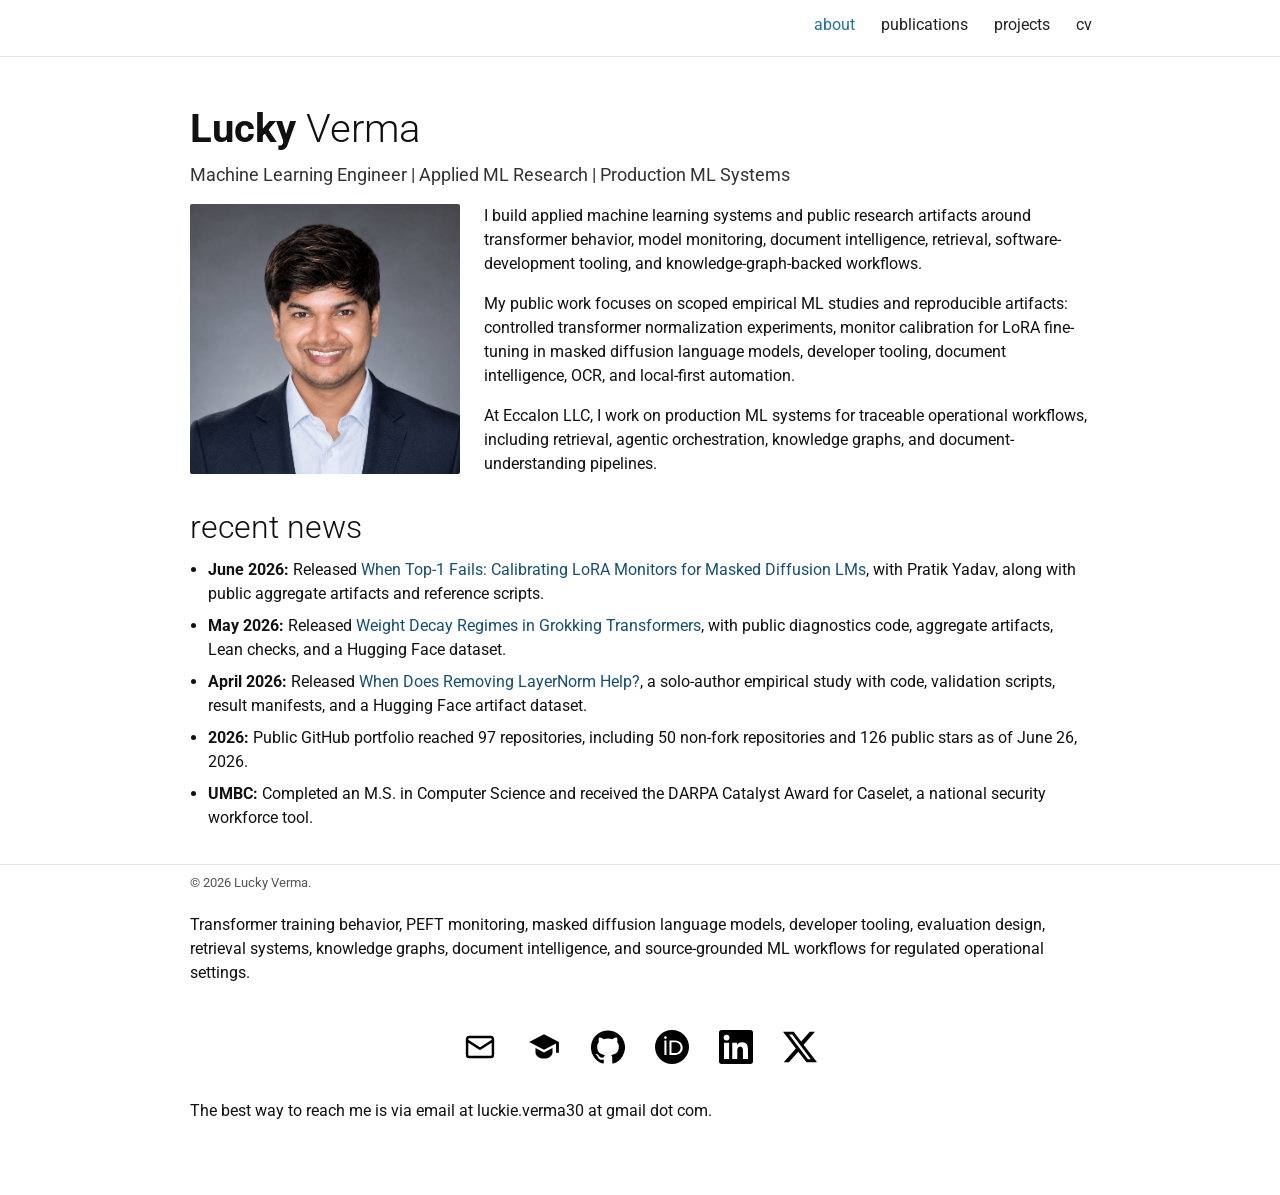
<file: index.html>
<!doctype html>
<html lang="en">
  <head>
    <meta charset="utf-8">
    <meta name="viewport" content="width=device-width, initial-scale=1">
    <title>Lucky Verma | Machine Learning Engineer and Applied ML Researcher</title>
    <meta name="description" content="Lucky Verma is a Machine Learning Engineer working on applied ML research, production ML systems, transformer behavior, developer tooling, document intelligence, RAG, and knowledge graphs.">
    <meta name="author" content="Lucky Verma">
    <meta name="robots" content="index, follow, max-image-preview:large">
    <link rel="canonical" href="https://luckyverma.com/">
    <link rel="me" href="https://github.com/lucky-verma">
    <link rel="me" href="https://www.linkedin.com/in/lucky-verma/">
    <link rel="me" href="https://orcid.org/0009-0008-2884-1051">
    <link rel="me" href="https://scholar.google.com/scholar?q=%22Lucky+Verma%22+machine+learning">
    <link rel="me" href="https://x.com/luckieverma">
    <meta property="og:title" content="Lucky Verma | Machine Learning Engineer">
    <meta property="og:description" content="Applied ML research, production ML systems, transformer behavior, developer tooling, document intelligence, RAG, and knowledge graphs.">
    <meta property="og:image" content="https://luckyverma.com/images/profile.png">
    <meta property="og:image:alt" content="Lucky Verma headshot">
    <meta property="og:url" content="https://luckyverma.com/">
    <meta property="og:type" content="profile">
    <meta property="og:site_name" content="Lucky Verma">
    <meta name="twitter:card" content="summary">
    <meta name="twitter:title" content="Lucky Verma | Machine Learning Engineer">
    <meta name="twitter:description" content="Applied ML research, production ML systems, developer tooling, document intelligence, RAG, and knowledge graphs.">
    <meta name="twitter:image" content="https://luckyverma.com/images/profile.png">
    <link rel="preconnect" href="https://fonts.googleapis.com">
    <link rel="preconnect" href="https://fonts.gstatic.com" crossorigin>
    <link href="https://fonts.googleapis.com/css2?family=Roboto:wght@300;400;500;700&display=swap" rel="stylesheet">
    <link rel="icon" href="/favicon.svg" type="image/svg+xml">
    <link rel="apple-touch-icon" href="/images/apple-touch-icon-180x180.png">
    <link rel="manifest" href="/images/manifest.json">
    <link rel="sitemap" href="/sitemap.xml" type="application/xml">
    <link rel="llms" href="/llms.txt" type="text/plain">
    <link rel="stylesheet" href="/styles.css?v=20260626b">
    <script type="application/ld+json">
      {
        "@context": "https://schema.org",
        "@graph": [
          {
            "@type": "WebSite",
            "@id": "https://luckyverma.com/#website",
            "name": "Lucky Verma",
            "url": "https://luckyverma.com/",
            "inLanguage": "en-US",
            "description": "Public website for Lucky Verma, Machine Learning Engineer and applied ML researcher.",
            "publisher": {
              "@id": "https://luckyverma.com/#person"
            }
          },
          {
            "@type": "Person",
            "@id": "https://luckyverma.com/#person",
            "name": "Lucky Verma",
            "givenName": "Lucky",
            "familyName": "Verma",
            "jobTitle": "Machine Learning Engineer",
            "url": "https://luckyverma.com/",
            "image": "https://luckyverma.com/images/profile.png",
            "email": "mailto:luckie.verma30@gmail.com",
            "worksFor": {
              "@type": "Organization",
              "name": "Eccalon LLC"
            },
            "alumniOf": {
              "@type": "CollegeOrUniversity",
              "name": "University of Maryland, Baltimore County"
            },
            "sameAs": [
              "https://github.com/lucky-verma",
              "https://www.linkedin.com/in/lucky-verma/",
              "https://orcid.org/0009-0008-2884-1051",
              "https://scholar.google.com/scholar?q=%22Lucky+Verma%22+machine+learning",
              "https://x.com/luckieverma"
            ],
            "knowsAbout": [
              "Machine Learning",
              "Applied ML Research",
              "Production ML Systems",
              "Developer Tooling",
              "Transformer Models",
              "Masked Diffusion Language Models",
              "LoRA",
              "Retrieval-Augmented Generation",
              "Knowledge Graphs",
              "Document Intelligence",
              "Developer Tooling"
            ],
            "subjectOf": [
              {
                "@type": "ScholarlyArticle",
                "name": "When Top-1 Fails: Calibrating LoRA Monitors for Masked Diffusion LMs",
                "url": "https://arxiv.org/abs/2606.24119",
                "identifier": "https://doi.org/10.48550/arXiv.2606.24119"
              },
              {
                "@type": "ScholarlyArticle",
                "name": "Weight Decay Regimes in Grokking Transformers: Cheap Online Diagnostics",
                "url": "https://arxiv.org/abs/2605.20441",
                "identifier": "https://doi.org/10.48550/arXiv.2605.20441"
              },
              {
                "@type": "ScholarlyArticle",
                "name": "When Does Removing LayerNorm Help? Activation Bounding as a Regime-Dependent Implicit Regularizer",
                "url": "https://arxiv.org/abs/2604.23434",
                "identifier": "https://doi.org/10.48550/arXiv.2604.23434"
              }
            ]
          }
        ]
      }
    </script>
  </head>
  <body class="home">
    <nav class="navbar" aria-label="Primary navigation">
      <div class="nav-inner">
        <a class="brand" href="/">Lucky Verma</a>
        <ul class="nav-links">
          <li><a href="/" aria-current="page">about</a></li>
          <li><a href="/publications/">publications</a></li>
          <li><a href="/projects/">projects</a></li>
          <li><a href="/cv/">cv</a></li>
        </ul>
      </div>
    </nav>

    <main class="container">
      <header class="page-header">
        <h1><span class="font-weight-bold">Lucky</span> Verma</h1>
        <p class="subtitle">Machine Learning Engineer | Applied ML Research | Production ML Systems</p>
      </header>

      <article class="intro">
        <img class="profile-photo" src="/images/profile.png" alt="Lucky Verma headshot" width="270" height="270">

        <p>I build applied machine learning systems and public research artifacts around transformer behavior, model monitoring, document intelligence, retrieval, software-development tooling, and knowledge-graph-backed workflows.</p>

        <p>My public work focuses on scoped empirical ML studies and reproducible artifacts: controlled transformer normalization experiments, monitor calibration for LoRA fine-tuning in masked diffusion language models, developer tooling, document intelligence, OCR, and local-first automation.</p>

        <p>At Eccalon LLC, I work on production ML systems for traceable operational workflows, including retrieval, agentic orchestration, knowledge graphs, and document-understanding pipelines.</p>

        <h2>recent news</h2>
        <ul class="news-list">
          <li><strong>June 2026:</strong> Released <a href="https://arxiv.org/abs/2606.24119">When Top-1 Fails: Calibrating LoRA Monitors for Masked Diffusion LMs</a>, with Pratik Yadav, along with public aggregate artifacts and reference scripts.</li>
          <li><strong>May 2026:</strong> Released <a href="https://arxiv.org/abs/2605.20441">Weight Decay Regimes in Grokking Transformers</a>, with public diagnostics code, aggregate artifacts, Lean checks, and a Hugging Face dataset.</li>
          <li><strong>April 2026:</strong> Released <a href="https://arxiv.org/abs/2604.23434">When Does Removing LayerNorm Help?</a>, a solo-author empirical study with code, validation scripts, result manifests, and a Hugging Face artifact dataset.</li>
          <li><strong>2026:</strong> Public GitHub portfolio reached 97 repositories, including 50 non-fork repositories and 126 public stars as of June 26, 2026.</li>
          <li><strong>UMBC:</strong> Completed an M.S. in Computer Science and received the DARPA Catalyst Award for Caselet, a national security workforce tool.</li>
        </ul>

        <h2>research interests</h2>
        <p>Transformer training behavior, PEFT monitoring, masked diffusion language models, developer tooling, evaluation design, retrieval systems, knowledge graphs, document intelligence, and source-grounded ML workflows for regulated operational settings.</p>

        <div class="social-icons" aria-label="Profile links">
          <a href="mailto:luckie.verma30@gmail.com" title="email">
            <svg viewBox="0 0 24 24" aria-hidden="true"><path d="M2 6.5A2.5 2.5 0 0 1 4.5 4h15A2.5 2.5 0 0 1 22 6.5v11A2.5 2.5 0 0 1 19.5 20h-15A2.5 2.5 0 0 1 2 17.5v-11Zm2.5-.75a.75.75 0 0 0-.75.75v.36L12 12.2l8.25-5.34V6.5a.75.75 0 0 0-.75-.75h-15Zm15.75 3.2-7.43 4.8a1.5 1.5 0 0 1-1.64 0l-7.43-4.8v8.55c0 .41.34.75.75.75h15c.41 0 .75-.34.75-.75V8.95Z"/></svg>
            <span class="sr-only">email</span>
          </a>
          <a href="https://scholar.google.com/scholar?q=%22Lucky+Verma%22+machine+learning" title="Google Scholar" rel="external noopener" target="_blank">
            <svg viewBox="0 0 24 24" aria-hidden="true"><path d="M12 3 1.5 8.5 12 14l8.5-4.45V16h2V8.5L12 3Zm-6 9.7V16c0 2.3 3.1 4.2 6 4.2s6-1.9 6-4.2v-3.3l-6 3.15-6-3.15Z"/></svg>
            <span class="sr-only">Google Scholar</span>
          </a>
          <a href="https://github.com/lucky-verma" title="GitHub" rel="me external noopener" target="_blank">
            <svg viewBox="0 0 24 24" aria-hidden="true"><path d="M12 .3a12 12 0 0 0-3.79 23.39c.6.11.82-.26.82-.58v-2.24c-3.34.73-4.04-1.42-4.04-1.42-.55-1.39-1.33-1.76-1.33-1.76-1.09-.74.08-.73.08-.73 1.2.08 1.84 1.24 1.84 1.24 1.07 1.83 2.81 1.3 3.49.99.11-.77.42-1.3.76-1.6-2.67-.31-5.47-1.34-5.47-5.93 0-1.31.47-2.38 1.24-3.22-.12-.3-.54-1.52.12-3.18 0 0 1.01-.32 3.3 1.23a11.5 11.5 0 0 1 6 0c2.29-1.55 3.3-1.23 3.3-1.23.65 1.66.24 2.88.12 3.18.77.84 1.23 1.91 1.23 3.22 0 4.61-2.81 5.62-5.48 5.92.43.37.82 1.1.82 2.22v3.29c0 .32.22.7.83.58A12 12 0 0 0 12 .3Z"/></svg>
            <span class="sr-only">GitHub</span>
          </a>
          <a href="https://orcid.org/0009-0008-2884-1051" title="ORCID" rel="me external noopener" target="_blank">
            <svg viewBox="0 0 24 24" aria-hidden="true"><path d="M12 0a12 12 0 1 0 0 24 12 12 0 0 0 0-24ZM7.37 4.38a.95.95 0 1 1 0 1.9.95.95 0 0 1 0-1.9Zm-.72 3.04h1.44v10.2H6.65V7.42Zm3.56 0h3.9c3.78 0 5.44 2.7 5.44 5.1 0 2.62-2.04 5.1-5.43 5.1h-3.91V7.42Zm1.44 1.3v7.6h2.3c3.33 0 4.11-2.53 4.11-3.8 0-2.07-1.32-3.8-4.18-3.8h-2.23Z"/></svg>
            <span class="sr-only">ORCID</span>
          </a>
          <a href="https://www.linkedin.com/in/lucky-verma/" title="LinkedIn" rel="me external noopener" target="_blank">
            <svg viewBox="0 0 24 24" aria-hidden="true"><path d="M20.45 20.45h-3.55v-5.57c0-1.33-.03-3.04-1.85-3.04-1.85 0-2.14 1.45-2.14 2.94v5.67H9.35V9h3.41v1.56h.05c.48-.9 1.64-1.85 3.37-1.85 3.6 0 4.27 2.37 4.27 5.46v6.28ZM5.34 7.43a2.06 2.06 0 1 1 0-4.13 2.06 2.06 0 0 1 0 4.13Zm1.78 13.02H3.56V9h3.56v11.45ZM22.23 0H1.77C.79 0 0 .77 0 1.73v20.54C0 23.23.79 24 1.77 24h20.46c.98 0 1.77-.77 1.77-1.73V1.73C24 .77 23.2 0 22.23 0Z"/></svg>
            <span class="sr-only">LinkedIn</span>
          </a>
          <a href="https://x.com/luckieverma" title="X" rel="me external noopener" target="_blank">
            <svg viewBox="0 0 24 24" aria-hidden="true"><path d="M18.9 1.15h3.68l-8.04 9.19L24 22.85h-7.41l-5.8-7.58-6.64 7.58H.47l8.6-9.83L0 1.15h7.59l5.24 6.93 6.07-6.93Zm-1.29 19.5h2.04L6.49 3.24H4.3l13.31 17.41Z"/></svg>
            <span class="sr-only">X</span>
          </a>
        </div>

        <p class="contact-line">The best way to reach me is via email at luckie.verma30 at gmail dot com.</p>
      </article>
    </main>

    <footer class="footer">
      <div class="footer-inner">&copy; 2026 Lucky Verma.</div>
    </footer>
  </body>
</html>
</file>
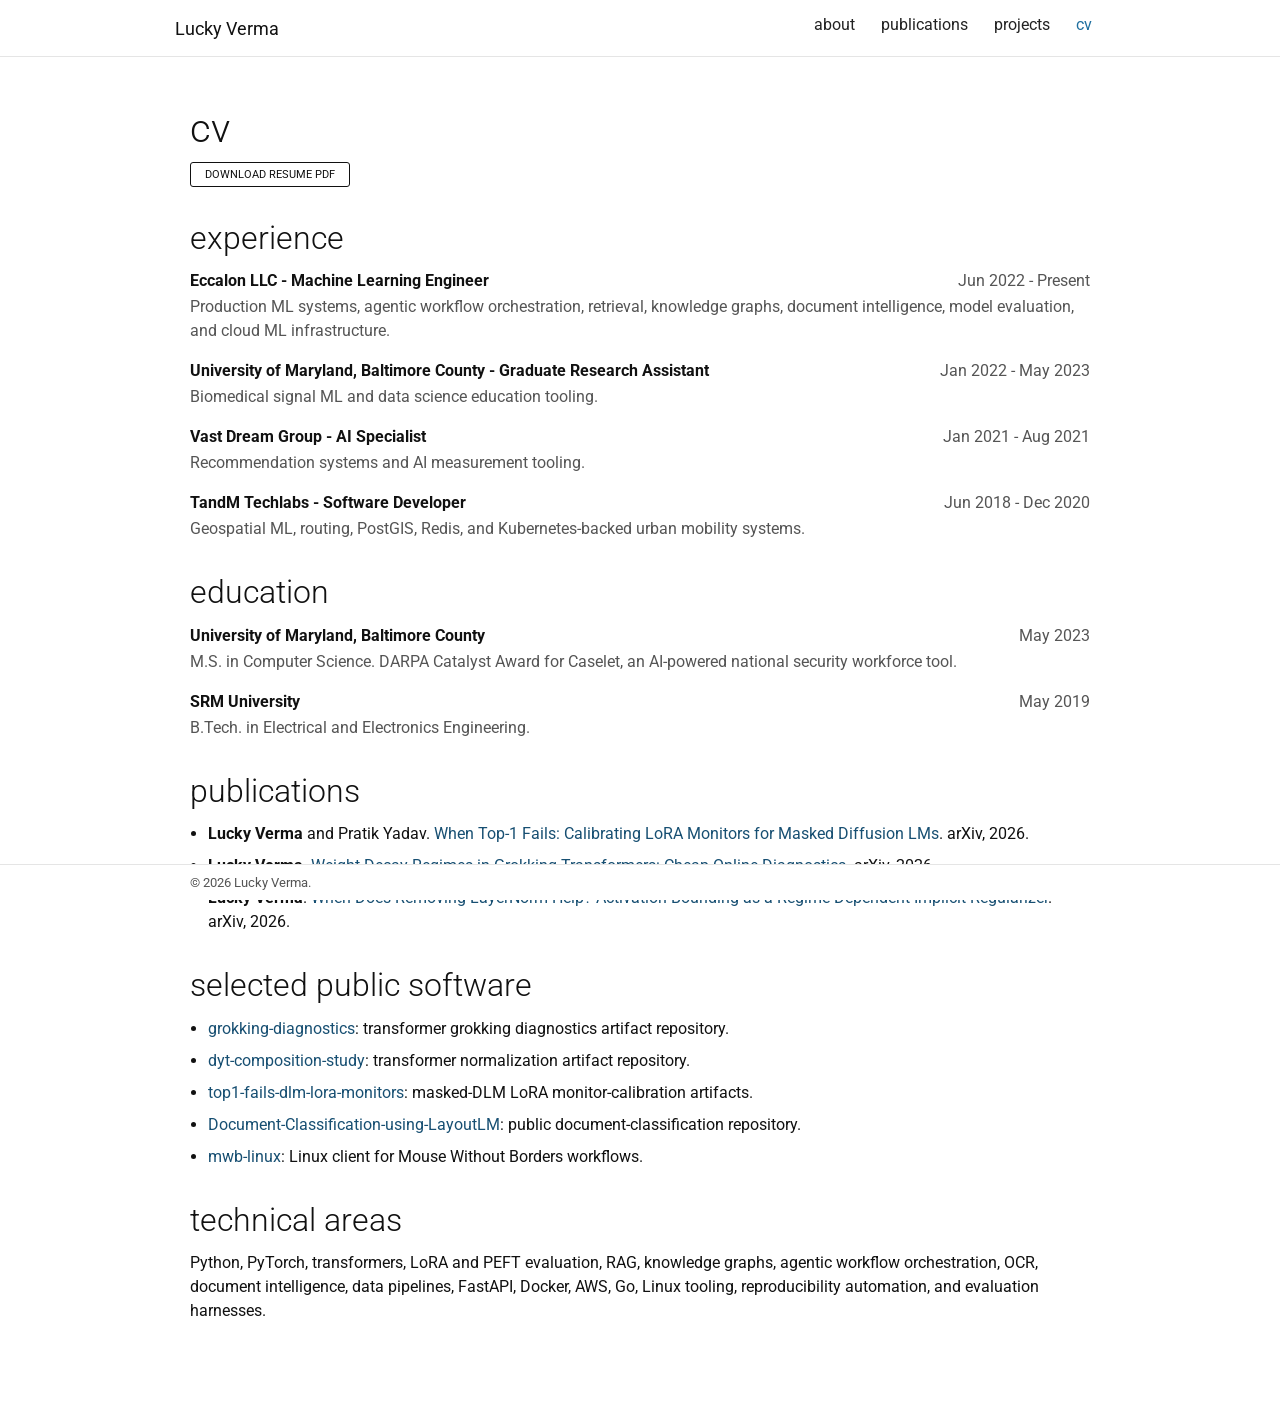
<file: cv/index.html>
<!doctype html>
<html lang="en">
  <head>
    <meta charset="utf-8">
    <meta name="viewport" content="width=device-width, initial-scale=1">
    <title>CV | Lucky Verma</title>
    <meta name="description" content="CV for Lucky Verma, Machine Learning Engineer focused on applied ML research, production ML systems, developer tooling, document intelligence, RAG, and knowledge graphs.">
    <meta name="author" content="Lucky Verma">
    <meta name="robots" content="index, follow, max-image-preview:large">
    <link rel="canonical" href="https://luckyverma.com/cv/">
    <meta property="og:title" content="CV | Lucky Verma">
    <meta property="og:description" content="CV for Lucky Verma, Machine Learning Engineer and applied ML researcher.">
    <meta property="og:image" content="https://luckyverma.com/images/profile.png">
    <meta property="og:url" content="https://luckyverma.com/cv/">
    <meta property="og:type" content="profile">
    <meta name="twitter:card" content="summary">
    <link rel="preconnect" href="https://fonts.googleapis.com">
    <link rel="preconnect" href="https://fonts.gstatic.com" crossorigin>
    <link href="https://fonts.googleapis.com/css2?family=Roboto:wght@300;400;500;700&display=swap" rel="stylesheet">
    <link rel="icon" href="/favicon.svg" type="image/svg+xml">
    <link rel="apple-touch-icon" href="/images/apple-touch-icon-180x180.png">
    <link rel="manifest" href="/images/manifest.json">
    <link rel="llms" href="/llms.txt" type="text/plain">
    <link rel="stylesheet" href="/styles.css?v=20260626b">
  </head>
  <body>
    <nav class="navbar" aria-label="Primary navigation">
      <div class="nav-inner">
        <a class="brand" href="/">Lucky Verma</a>
        <ul class="nav-links">
          <li><a href="/">about</a></li>
          <li><a href="/publications/">publications</a></li>
          <li><a href="/projects/">projects</a></li>
          <li><a href="/cv/" aria-current="page">cv</a></li>
        </ul>
      </div>
    </nav>

    <main class="container">
      <header class="page-header">
        <h1>cv</h1>
        <p><a class="btn" href="/Lucky_Verma_Resume.pdf">download resume pdf</a></p>
      </header>

      <article>
        <section class="cv-section">
          <h2>experience</h2>
          <div class="cv-item">
            <header><strong>Eccalon LLC - Machine Learning Engineer</strong><time>Jun 2022 - Present</time></header>
            <p class="muted">Production ML systems, agentic workflow orchestration, retrieval, knowledge graphs, document intelligence, model evaluation, and cloud ML infrastructure.</p>
          </div>
          <div class="cv-item">
            <header><strong>University of Maryland, Baltimore County - Graduate Research Assistant</strong><time>Jan 2022 - May 2023</time></header>
            <p class="muted">Biomedical signal ML and data science education tooling.</p>
          </div>
          <div class="cv-item">
            <header><strong>Vast Dream Group - AI Specialist</strong><time>Jan 2021 - Aug 2021</time></header>
            <p class="muted">Recommendation systems and AI measurement tooling.</p>
          </div>
          <div class="cv-item">
            <header><strong>TandM Techlabs - Software Developer</strong><time>Jun 2018 - Dec 2020</time></header>
            <p class="muted">Geospatial ML, routing, PostGIS, Redis, and Kubernetes-backed urban mobility systems.</p>
          </div>
        </section>

        <section class="cv-section">
          <h2>education</h2>
          <div class="cv-item">
            <header><strong>University of Maryland, Baltimore County</strong><time>May 2023</time></header>
            <p class="muted">M.S. in Computer Science. DARPA Catalyst Award for Caselet, an AI-powered national security workforce tool.</p>
          </div>
          <div class="cv-item">
            <header><strong>SRM University</strong><time>May 2019</time></header>
            <p class="muted">B.Tech. in Electrical and Electronics Engineering.</p>
          </div>
        </section>

        <section class="cv-section">
          <h2>publications</h2>
          <ul>
            <li><strong>Lucky Verma</strong> and Pratik Yadav. <a href="https://arxiv.org/abs/2606.24119">When Top-1 Fails: Calibrating LoRA Monitors for Masked Diffusion LMs</a>. arXiv, 2026.</li>
            <li><strong>Lucky Verma</strong>. <a href="https://arxiv.org/abs/2605.20441">Weight Decay Regimes in Grokking Transformers: Cheap Online Diagnostics</a>. arXiv, 2026.</li>
            <li><strong>Lucky Verma</strong>. <a href="https://arxiv.org/abs/2604.23434">When Does Removing LayerNorm Help? Activation Bounding as a Regime-Dependent Implicit Regularizer</a>. arXiv, 2026.</li>
          </ul>
        </section>

        <section class="cv-section">
          <h2>selected public software</h2>
          <ul>
            <li><a href="https://github.com/lucky-verma/grokking-diagnostics">grokking-diagnostics</a>: transformer grokking diagnostics artifact repository.</li>
            <li><a href="https://github.com/lucky-verma/dyt-composition-study">dyt-composition-study</a>: transformer normalization artifact repository.</li>
            <li><a href="https://github.com/lucky-verma/top1-fails-dlm-lora-monitors">top1-fails-dlm-lora-monitors</a>: masked-DLM LoRA monitor-calibration artifacts.</li>
            <li><a href="https://github.com/lucky-verma/Document-Classification-using-LayoutLM">Document-Classification-using-LayoutLM</a>: public document-classification repository.</li>
            <li><a href="https://github.com/lucky-verma/mwb-linux">mwb-linux</a>: Linux client for Mouse Without Borders workflows.</li>
          </ul>
        </section>

        <section class="cv-section">
          <h2>technical areas</h2>
          <p>Python, PyTorch, transformers, LoRA and PEFT evaluation, RAG, knowledge graphs, agentic workflow orchestration, OCR, document intelligence, data pipelines, FastAPI, Docker, AWS, Go, Linux tooling, reproducibility automation, and evaluation harnesses.</p>
        </section>
      </article>
    </main>

    <footer class="footer">
      <div class="footer-inner">&copy; 2026 Lucky Verma.</div>
    </footer>
  </body>
</html>
</file>
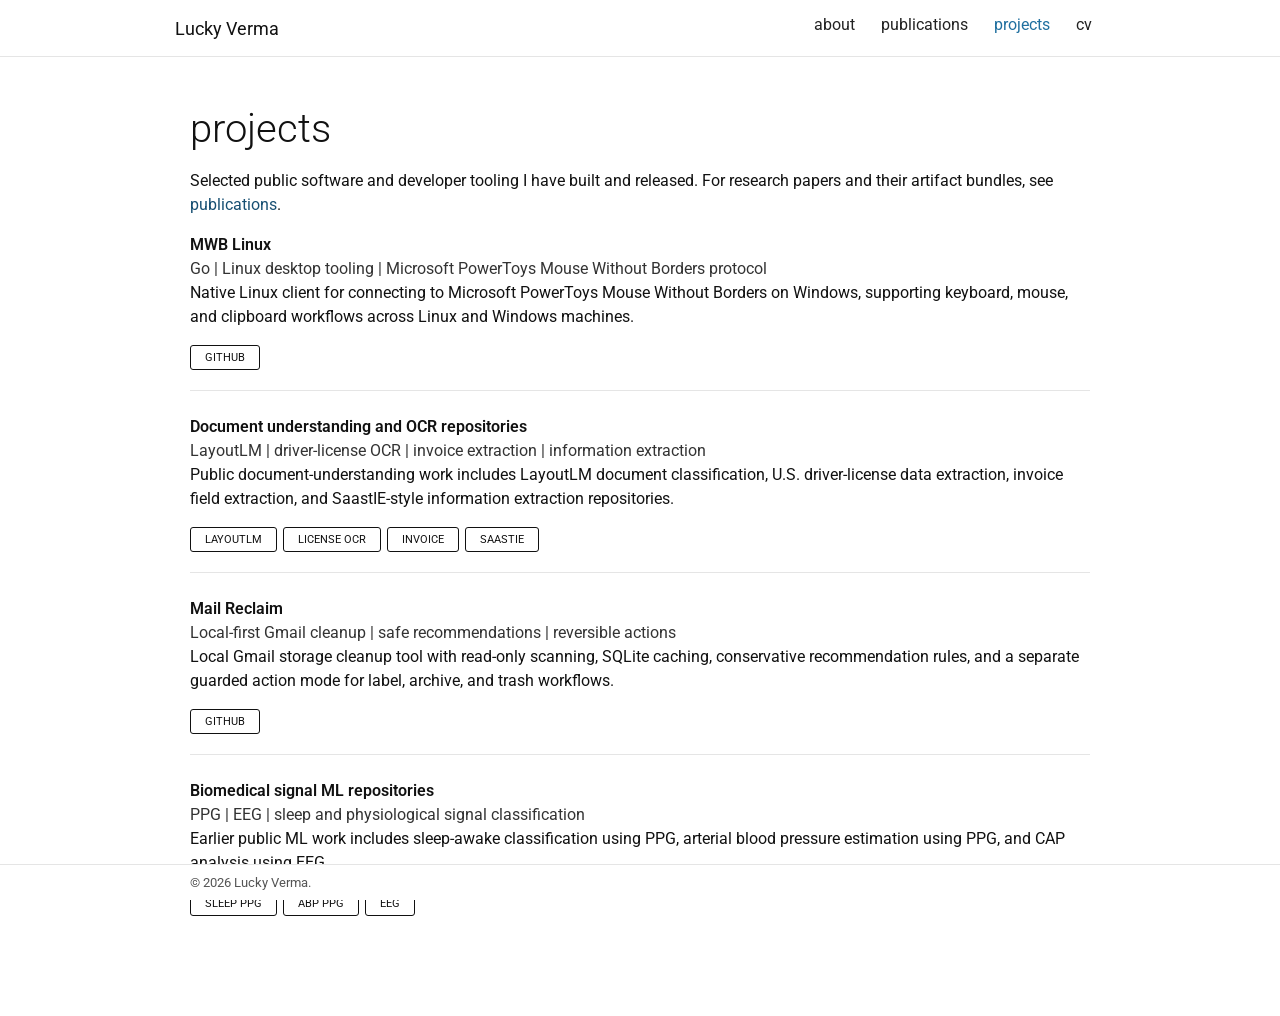
<file: projects/index.html>
<!doctype html>
<html lang="en">
  <head>
    <meta charset="utf-8">
    <meta name="viewport" content="width=device-width, initial-scale=1">
    <title>Projects | Lucky Verma</title>
    <meta name="description" content="Selected public software, research artifacts, developer tooling, document intelligence, OCR, RAG, and local-first tooling projects by Lucky Verma.">
    <meta name="author" content="Lucky Verma">
    <meta name="robots" content="index, follow, max-image-preview:large">
    <link rel="canonical" href="https://luckyverma.com/projects/">
    <meta property="og:title" content="Projects | Lucky Verma">
    <meta property="og:description" content="Selected public software and research artifacts by Lucky Verma.">
    <meta property="og:image" content="https://luckyverma.com/images/profile.png">
    <meta property="og:url" content="https://luckyverma.com/projects/">
    <meta property="og:type" content="website">
    <meta name="twitter:card" content="summary">
    <link rel="preconnect" href="https://fonts.googleapis.com">
    <link rel="preconnect" href="https://fonts.gstatic.com" crossorigin>
    <link href="https://fonts.googleapis.com/css2?family=Roboto:wght@300;400;500;700&display=swap" rel="stylesheet">
    <link rel="icon" href="/favicon.svg" type="image/svg+xml">
    <link rel="apple-touch-icon" href="/images/apple-touch-icon-180x180.png">
    <link rel="manifest" href="/images/manifest.json">
    <link rel="llms" href="/llms.txt" type="text/plain">
    <link rel="stylesheet" href="/styles.css?v=20260626b">
    <script type="application/ld+json">
      {
        "@context": "https://schema.org",
        "@type": "ItemList",
        "name": "Lucky Verma software projects",
        "url": "https://luckyverma.com/projects/",
        "itemListElement": [
          {
            "@type": "ListItem",
            "position": 1,
            "item": {
              "@type": "SoftwareSourceCode",
              "name": "MWB Linux",
              "description": "Native Linux client for the Microsoft PowerToys Mouse Without Borders protocol (keyboard, mouse, and clipboard sharing with Windows).",
              "programmingLanguage": "Go",
              "codeRepository": "https://github.com/lucky-verma/mwb-linux",
              "author": {"@type": "Person", "name": "Lucky Verma"}
            }
          },
          {
            "@type": "ListItem",
            "position": 2,
            "item": {
              "@type": "SoftwareSourceCode",
              "name": "Document Classification using LayoutLM",
              "programmingLanguage": "Python",
              "codeRepository": "https://github.com/lucky-verma/Document-Classification-using-LayoutLM",
              "author": {"@type": "Person", "name": "Lucky Verma"}
            }
          },
          {
            "@type": "ListItem",
            "position": 3,
            "item": {
              "@type": "SoftwareSourceCode",
              "name": "US Driver License Data Extraction",
              "programmingLanguage": "Python",
              "codeRepository": "https://github.com/lucky-verma/US-Driver-License-data-extraction",
              "author": {"@type": "Person", "name": "Lucky Verma"}
            }
          },
          {
            "@type": "ListItem",
            "position": 4,
            "item": {
              "@type": "SoftwareSourceCode",
              "name": "Invoice Data Extraction",
              "programmingLanguage": "Python",
              "codeRepository": "https://github.com/lucky-verma/Invoice-Data-Extraction",
              "author": {"@type": "Person", "name": "Lucky Verma"}
            }
          },
          {
            "@type": "ListItem",
            "position": 5,
            "item": {
              "@type": "SoftwareSourceCode",
              "name": "Mail Reclaim",
              "description": "Local-first Gmail storage cleanup with read-only scanning, SQLite caching, and reversible label/archive/trash actions.",
              "programmingLanguage": "Python",
              "codeRepository": "https://github.com/lucky-verma/mail-reclaim",
              "author": {"@type": "Person", "name": "Lucky Verma"}
            }
          }
        ]
      }
    </script>
  </head>
  <body>
    <nav class="navbar" aria-label="Primary navigation">
      <div class="nav-inner">
        <a class="brand" href="/">Lucky Verma</a>
        <ul class="nav-links">
          <li><a href="/">about</a></li>
          <li><a href="/publications/">publications</a></li>
          <li><a href="/projects/" aria-current="page">projects</a></li>
          <li><a href="/cv/">cv</a></li>
        </ul>
      </div>
    </nav>

    <main class="container">
      <header class="page-header">
        <h1>projects</h1>
      </header>

      <article>
        <p>Selected public software and developer tooling I have built and released. For research papers and their artifact bundles, see <a href="/publications/">publications</a>.</p>

        <ul class="project-list">
          <li class="project-item">
            <div class="project-title">MWB Linux</div>
            <div class="project-meta">Go | Linux desktop tooling | Microsoft PowerToys Mouse Without Borders protocol</div>
            <p>Native Linux client for connecting to Microsoft PowerToys Mouse Without Borders on Windows, supporting keyboard, mouse, and clipboard workflows across Linux and Windows machines.</p>
            <div class="links project-links">
              <a class="btn" href="https://github.com/lucky-verma/mwb-linux">github</a>
            </div>
          </li>

          <li class="project-item">
            <div class="project-title">Document understanding and OCR repositories</div>
            <div class="project-meta">LayoutLM | driver-license OCR | invoice extraction | information extraction</div>
            <p>Public document-understanding work includes LayoutLM document classification, U.S. driver-license data extraction, invoice field extraction, and SaastIE-style information extraction repositories.</p>
            <div class="links project-links">
              <a class="btn" href="https://github.com/lucky-verma/Document-Classification-using-LayoutLM">layoutlm</a>
              <a class="btn" href="https://github.com/lucky-verma/US-Driver-License-data-extraction">license ocr</a>
              <a class="btn" href="https://github.com/lucky-verma/Invoice-Data-Extraction">invoice</a>
              <a class="btn" href="https://github.com/lucky-verma/SaastIE">saastie</a>
            </div>
          </li>

          <li class="project-item">
            <div class="project-title">Mail Reclaim</div>
            <div class="project-meta">Local-first Gmail cleanup | safe recommendations | reversible actions</div>
            <p>Local Gmail storage cleanup tool with read-only scanning, SQLite caching, conservative recommendation rules, and a separate guarded action mode for label, archive, and trash workflows.</p>
            <div class="links project-links">
              <a class="btn" href="https://github.com/lucky-verma/mail-reclaim">github</a>
            </div>
          </li>

          <li class="project-item">
            <div class="project-title">Biomedical signal ML repositories</div>
            <div class="project-meta">PPG | EEG | sleep and physiological signal classification</div>
            <p>Earlier public ML work includes sleep-awake classification using PPG, arterial blood pressure estimation using PPG, and CAP analysis using EEG.</p>
            <div class="links project-links">
              <a class="btn" href="https://github.com/lucky-verma/Sleep-Awake-Classifiation-using-PPG">sleep ppg</a>
              <a class="btn" href="https://github.com/lucky-verma/ABP-estimation-using-PPG">abp ppg</a>
              <a class="btn" href="https://github.com/lucky-verma/CAP-using-EEG">eeg</a>
            </div>
          </li>
        </ul>
      </article>
    </main>

    <footer class="footer">
      <div class="footer-inner">&copy; 2026 Lucky Verma.</div>
    </footer>
  </body>
</html>
</file>
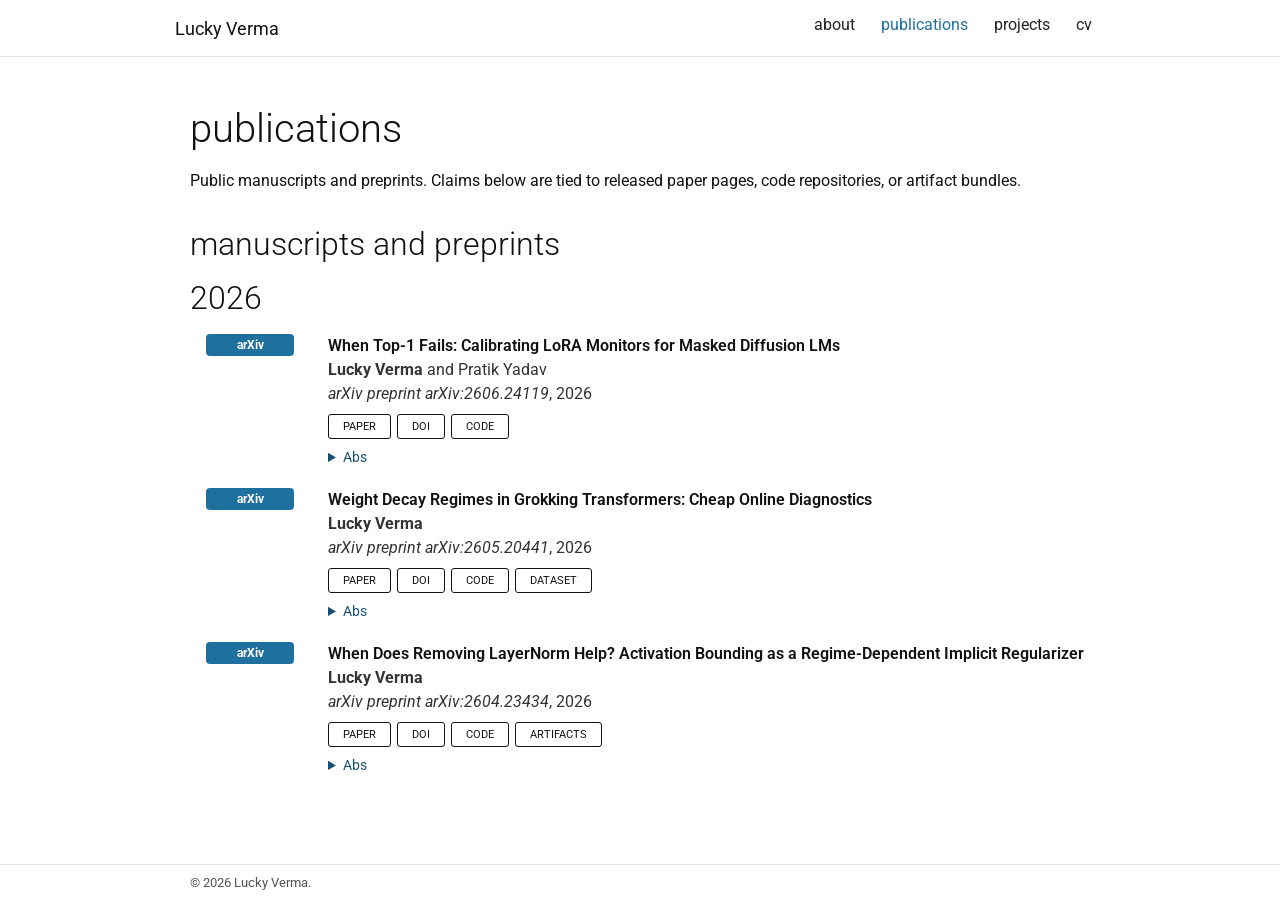
<file: publications/index.html>
<!doctype html>
<html lang="en">
  <head>
    <meta charset="utf-8">
    <meta name="viewport" content="width=device-width, initial-scale=1">
    <title>Publications | Lucky Verma</title>
    <meta name="description" content="Public manuscripts and preprints by Lucky Verma on masked diffusion language models, LoRA monitor calibration, grokking diagnostics, transformer normalization, and activation bounding.">
    <meta name="author" content="Lucky Verma">
    <meta name="robots" content="index, follow, max-image-preview:large">
    <link rel="canonical" href="https://luckyverma.com/publications/">
    <meta property="og:title" content="Publications | Lucky Verma">
    <meta property="og:description" content="Public manuscripts and preprints by Lucky Verma with arXiv, DOI, code, and artifact links.">
    <meta property="og:image" content="https://luckyverma.com/images/profile.png">
    <meta property="og:url" content="https://luckyverma.com/publications/">
    <meta property="og:type" content="website">
    <meta name="twitter:card" content="summary">
    <link rel="preconnect" href="https://fonts.googleapis.com">
    <link rel="preconnect" href="https://fonts.gstatic.com" crossorigin>
    <link href="https://fonts.googleapis.com/css2?family=Roboto:wght@300;400;500;700&display=swap" rel="stylesheet">
    <link rel="icon" href="/favicon.svg" type="image/svg+xml">
    <link rel="apple-touch-icon" href="/images/apple-touch-icon-180x180.png">
    <link rel="manifest" href="/images/manifest.json">
    <link rel="llms" href="/llms.txt" type="text/plain">
    <link rel="stylesheet" href="/styles.css?v=20260626b">
    <script type="application/ld+json">
      {
        "@context": "https://schema.org",
        "@type": "ItemList",
        "name": "Lucky Verma publications",
        "url": "https://luckyverma.com/publications/",
        "itemListElement": [
          {
            "@type": "ListItem",
            "position": 1,
            "item": {
              "@type": "ScholarlyArticle",
              "name": "When Top-1 Fails: Calibrating LoRA Monitors for Masked Diffusion LMs",
              "author": [
                {"@type": "Person", "name": "Lucky Verma"},
                {"@type": "Person", "name": "Pratik Yadav"}
              ],
              "datePublished": "2026",
              "url": "https://arxiv.org/abs/2606.24119",
              "identifier": "https://doi.org/10.48550/arXiv.2606.24119"
            }
          },
          {
            "@type": "ListItem",
            "position": 2,
            "item": {
              "@type": "ScholarlyArticle",
              "name": "Weight Decay Regimes in Grokking Transformers: Cheap Online Diagnostics",
              "author": {"@type": "Person", "name": "Lucky Verma"},
              "datePublished": "2026",
              "url": "https://arxiv.org/abs/2605.20441",
              "identifier": "https://doi.org/10.48550/arXiv.2605.20441"
            }
          },
          {
            "@type": "ListItem",
            "position": 3,
            "item": {
              "@type": "ScholarlyArticle",
              "name": "When Does Removing LayerNorm Help? Activation Bounding as a Regime-Dependent Implicit Regularizer",
              "author": {"@type": "Person", "name": "Lucky Verma"},
              "datePublished": "2026",
              "url": "https://arxiv.org/abs/2604.23434",
              "identifier": "https://doi.org/10.48550/arXiv.2604.23434"
            }
          }
        ]
      }
    </script>
  </head>
  <body>
    <nav class="navbar" aria-label="Primary navigation">
      <div class="nav-inner">
        <a class="brand" href="/">Lucky Verma</a>
        <ul class="nav-links">
          <li><a href="/">about</a></li>
          <li><a href="/publications/" aria-current="page">publications</a></li>
          <li><a href="/projects/">projects</a></li>
          <li><a href="/cv/">cv</a></li>
        </ul>
      </div>
    </nav>

    <main class="container">
      <header class="page-header">
        <h1>publications</h1>
      </header>

      <article>
        <p>Public manuscripts and preprints. Claims below are tied to released paper pages, code repositories, or artifact bundles.</p>

        <h2>manuscripts and preprints</h2>
        <h2 class="pub-year">2026</h2>

        <ol class="bibliography">
          <li class="pub-item">
            <div class="pub-row">
              <div class="abbr"><span class="badge">arXiv</span></div>
              <div>
                <div class="pub-title">When Top-1 Fails: Calibrating LoRA Monitors for Masked Diffusion LMs</div>
                <div class="authors"><strong>Lucky Verma</strong> and Pratik Yadav</div>
                <div class="venue"><em>arXiv preprint arXiv:2606.24119</em>, 2026</div>
                <div class="links">
                  <a class="btn" href="https://arxiv.org/abs/2606.24119">paper</a>
                  <a class="btn" href="https://doi.org/10.48550/arXiv.2606.24119">doi</a>
                  <a class="btn" href="https://github.com/lucky-verma/top1-fails-dlm-lora-monitors">code</a>
                </div>
                <details class="abstract">
                  <summary>Abs</summary>
                  <p>This paper audits a transferred top-1-frequency collapse warning for LoRA fine-tuning of masked diffusion language models. In the reported cohorts, the top-1 warning fires broadly while observed collapse is zero at the audited horizons, motivating family-local monitoring with max LoRA gradient norm instead.</p>
                </details>
              </div>
            </div>
          </li>

          <li class="pub-item">
            <div class="pub-row">
              <div class="abbr"><span class="badge">arXiv</span></div>
              <div>
                <div class="pub-title">Weight Decay Regimes in Grokking Transformers: Cheap Online Diagnostics</div>
                <div class="authors"><strong>Lucky Verma</strong></div>
                <div class="venue"><em>arXiv preprint arXiv:2605.20441</em>, 2026</div>
                <div class="links">
                  <a class="btn" href="https://arxiv.org/abs/2605.20441">paper</a>
                  <a class="btn" href="https://doi.org/10.48550/arXiv.2605.20441">doi</a>
                  <a class="btn" href="https://github.com/lucky-verma/grokking-diagnostics">code</a>
                  <a class="btn" href="https://huggingface.co/datasets/lucky-verma/grokking-diagnostics-runs">dataset</a>
                </div>
                <details class="abstract">
                  <summary>Abs</summary>
                  <p>This solo-author preprint studies cheap online diagnostics for grokking phase regimes in transformers. The public artifact includes a Python package, aggregate JSONs, provenance manifests, figure artifacts, Lean 4 checks, and a Hugging Face dataset.</p>
                </details>
              </div>
            </div>
          </li>

          <li class="pub-item">
            <div class="pub-row">
              <div class="abbr"><span class="badge">arXiv</span></div>
              <div>
                <div class="pub-title">When Does Removing LayerNorm Help? Activation Bounding as a Regime-Dependent Implicit Regularizer</div>
                <div class="authors"><strong>Lucky Verma</strong></div>
                <div class="venue"><em>arXiv preprint arXiv:2604.23434</em>, 2026</div>
                <div class="links">
                  <a class="btn" href="https://arxiv.org/abs/2604.23434">paper</a>
                  <a class="btn" href="https://doi.org/10.48550/arXiv.2604.23434">doi</a>
                  <a class="btn" href="https://github.com/lucky-verma/dyt-composition-study">code</a>
                  <a class="btn" href="https://huggingface.co/datasets/lucky-verma/dyt-composition-artifacts">artifacts</a>
                </div>
                <details class="abstract">
                  <summary>Abs</summary>
                  <p>This empirical study examines when replacing LayerNorm with activation bounding helps or hurts transformer training. The released artifact bundle includes configs, result manifests, validation scripts, aggregate JSONs, and a public Hugging Face artifact dataset.</p>
                </details>
              </div>
            </div>
          </li>
        </ol>
      </article>
    </main>

    <footer class="footer">
      <div class="footer-inner">&copy; 2026 Lucky Verma.</div>
    </footer>
  </body>
</html>
</file>
<file: styles.css>
:root {
  --text: #111111;
  --muted: #555555;
  --line: #e5e5e5;
  --soft: #f8f9fa;
  --accent: #1f6f9f;
  --accent-dark: #174f72;
  --nav-height: 57px;
}

* {
  box-sizing: border-box;
}

html {
  scroll-behavior: smooth;
  overflow-x: hidden;
}

body {
  margin: 0;
  padding: 0 0 56px;
  background: #ffffff;
  color: var(--text);
  font-family: Roboto, -apple-system, BlinkMacSystemFont, "Segoe UI", Arial, sans-serif;
  font-size: 16px;
  line-height: 1.5;
  overflow-x: hidden;
}

a {
  color: var(--accent-dark);
  text-decoration: none;
}

a:hover,
a:focus {
  color: var(--accent);
  text-decoration: underline;
}

.navbar {
  position: fixed;
  inset: 0 0 auto;
  z-index: 1000;
  height: var(--nav-height);
  background: rgba(255, 255, 255, 0.96);
  border-bottom: 1px solid var(--line);
}

.nav-inner {
  width: min(930px, calc(100vw - 32px));
  height: var(--nav-height);
  margin: 0 auto;
  display: flex;
  align-items: center;
  justify-content: space-between;
  gap: 24px;
}

.brand {
  display: inline-flex;
  align-items: center;
  height: 40px;
  color: var(--text);
  font-size: 18px;
  font-weight: 400;
  white-space: nowrap;
}

.home .brand {
  visibility: hidden;
}

.nav-links {
  display: flex;
  align-items: center;
  justify-content: flex-end;
  gap: 0;
  margin: 0;
  padding: 0;
  list-style: none;
}

.nav-links a {
  display: inline-flex;
  align-items: center;
  height: 40px;
  padding: 0 13px;
  color: #222222;
  font-size: 16px;
  text-transform: lowercase;
}

.nav-links a:hover,
.nav-links a:focus {
  color: var(--accent);
  text-decoration: none;
}

.nav-links a[aria-current="page"] {
  color: var(--accent);
}

.container {
  width: min(930px, calc(100vw - 32px));
  margin: 105px auto 0;
  padding: 0 15px;
}

.page-header {
  margin-bottom: 16px;
}

h1 {
  margin: 0 0 8px;
  font-size: 40px;
  line-height: 1.2;
  font-weight: 300;
  letter-spacing: 0;
}

h1 .font-weight-bold {
  font-weight: 700;
}

h2 {
  margin: 32px 0 12px;
  font-size: 32px;
  line-height: 1.2;
  font-weight: 300;
  letter-spacing: 0;
  text-transform: lowercase;
}

h3 {
  margin: 24px 0 8px;
  font-size: 22px;
  line-height: 1.3;
  font-weight: 400;
}

p {
  margin: 0 0 16px;
}

p,
li,
.subtitle,
.pub-title,
.project-title,
.authors,
.venue,
.project-meta,
.muted {
  overflow-wrap: anywhere;
}

ul {
  margin: 0 0 16px 18px;
  padding: 0;
}

li {
  margin: 0 0 8px;
}

.subtitle {
  margin: 0;
  color: #333333;
  font-size: 18px;
}

.intro {
  display: flow-root;
  margin-top: 8px;
}

.profile-photo {
  float: left;
  width: 270px;
  height: 270px;
  object-fit: cover;
  margin: 0 24px 16px 0;
  border-radius: 2px;
}

.muted {
  color: var(--muted);
}

.news-list {
  margin-top: 8px;
}

.contact-line {
  margin-top: 24px;
}

.social-icons {
  display: flex;
  justify-content: center;
  align-items: center;
  gap: 16px;
  clear: both;
  margin: 34px 0 8px;
}

.social-icons a {
  display: inline-flex;
  justify-content: center;
  align-items: center;
  width: 48px;
  height: 56px;
  color: #000000;
  line-height: 1;
}

.social-icons svg {
  display: block;
  width: 34px;
  height: 34px;
  fill: currentColor;
}

.social-icons a:hover,
.social-icons a:focus {
  color: var(--accent);
  text-decoration: none;
}

.sr-only {
  position: absolute;
  width: 1px;
  height: 1px;
  padding: 0;
  margin: -1px;
  overflow: hidden;
  clip: rect(0, 0, 0, 0);
  white-space: nowrap;
  border: 0;
}

.bibliography {
  margin: 0;
  padding: 0;
  list-style: none;
}

.pub-year {
  margin-top: 16px;
  margin-bottom: 16px;
}

.pub-item {
  margin: 0 0 20px;
}

.pub-row {
  display: grid;
  grid-template-columns: 120px minmax(0, 1fr);
  gap: 18px;
  align-items: start;
}

.abbr {
  display: flex;
  justify-content: center;
}

.badge {
  display: inline-block;
  width: 100%;
  max-width: 88px;
  padding: 4px 8px;
  border-radius: 4px;
  background: var(--accent);
  color: #ffffff;
  font-size: 12px;
  line-height: 1.2;
  font-weight: 700;
  text-align: center;
  letter-spacing: 0;
}

.pub-title,
.project-title {
  font-weight: 600;
}

.authors,
.venue,
.project-meta {
  color: #333333;
}

.authors strong {
  font-weight: 700;
}

.links {
  display: flex;
  flex-wrap: wrap;
  gap: 6px;
  margin: 8px 0 0;
}

.btn {
  display: inline-flex;
  align-items: center;
  min-height: 25px;
  padding: 4px 14px;
  border: 1px solid #111111;
  border-radius: 3px;
  color: #111111;
  font-size: 11px;
  line-height: 1;
  text-transform: uppercase;
}

.btn:hover,
.btn:focus {
  background: #111111;
  color: #ffffff;
  text-decoration: none;
}

details.abstract {
  margin-top: 8px;
}

details.abstract summary {
  width: fit-content;
  cursor: pointer;
  color: var(--accent-dark);
  font-size: 14px;
}

details.abstract p {
  margin-top: 8px;
  color: #333333;
}

.project-list {
  margin: 0;
  padding: 0;
  list-style: none;
}

.project-item {
  margin: 0 0 24px;
  padding-bottom: 20px;
  border-bottom: 1px solid var(--line);
}

.project-item:last-child {
  border-bottom: 0;
}

.project-links {
  margin-top: 8px;
}

.cv-section {
  margin-bottom: 24px;
}

.cv-item {
  margin-bottom: 16px;
}

.cv-item header {
  display: flex;
  justify-content: space-between;
  gap: 16px;
  margin-bottom: 2px;
}

.cv-item time {
  color: var(--muted);
  white-space: nowrap;
}

.footer {
  position: fixed;
  inset: auto 0 0;
  min-height: 35px;
  background: #ffffff;
  border-top: 1px solid var(--line);
  color: var(--muted);
  font-size: 13px;
}

.footer-inner {
  width: min(930px, calc(100vw - 32px));
  margin: 0 auto;
  padding: 8px 15px;
}

@media (max-width: 700px) {
  body {
    padding-bottom: 0;
    font-size: 15px;
  }

  .navbar,
  .nav-inner {
    height: auto;
    min-height: var(--nav-height);
  }

  .nav-inner {
    align-items: flex-start;
    flex-direction: column;
    gap: 4px;
    padding: 8px 0;
  }

  .brand {
    height: 28px;
  }

  .nav-links {
    width: 100%;
    justify-content: flex-start;
    flex-wrap: wrap;
  }

  .nav-links a {
    height: 30px;
    padding: 0 16px 0 0;
  }

  .container {
    margin-top: 116px;
  }

  h1 {
    font-size: 34px;
  }

  h2 {
    font-size: 28px;
  }

  .profile-photo {
    float: none;
    display: block;
    width: 156px;
    height: 156px;
    margin: 0 0 16px;
  }

  .pub-row {
    grid-template-columns: 1fr;
    gap: 8px;
  }

  .abbr {
    justify-content: flex-start;
  }

  .badge {
    width: auto;
    min-width: 72px;
  }

  .cv-item header {
    display: block;
  }

  .footer {
    position: static;
    margin-top: 40px;
  }
}
</file>
